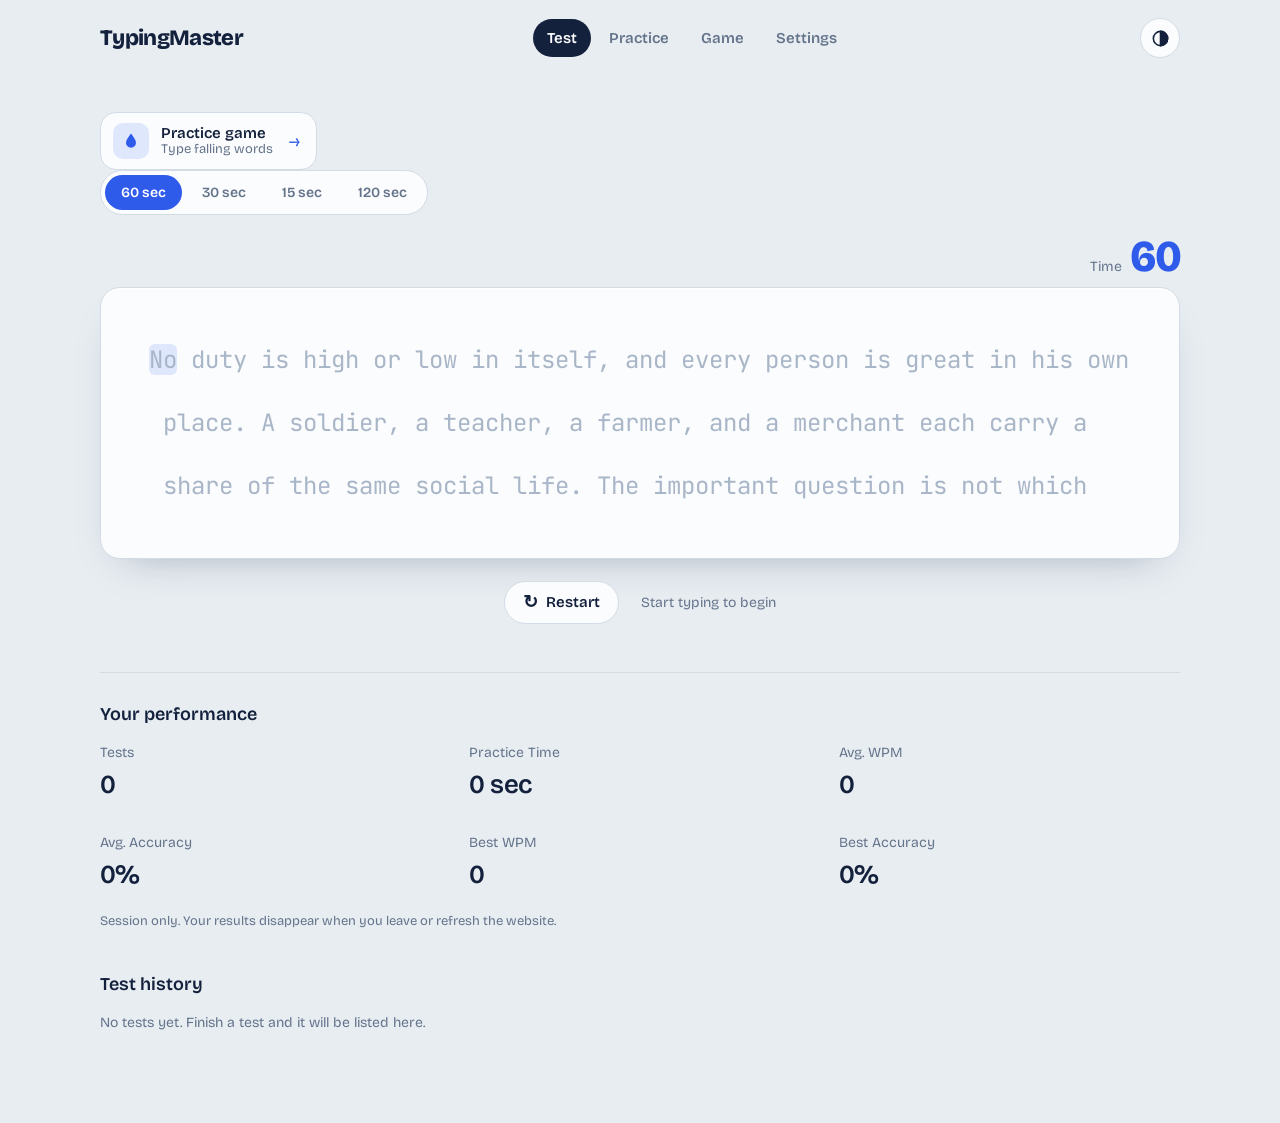
<file: index.html>
<!DOCTYPE html>
<html lang="en">
<head>
  <meta charset="UTF-8">
  <meta name="viewport" content="width=device-width, initial-scale=1.0, viewport-fit=cover">
  <title>TypingMaster</title>
  <link rel="icon" href="favicon.ico" sizes="any">
  <link rel="icon" type="image/png" sizes="32x32" href="favicon-32.png">
  <link rel="icon" type="image/png" sizes="512x512" href="favicon.png">
  <link rel="apple-touch-icon" href="apple-touch-icon.png">
  <link rel="preconnect" href="https://fonts.googleapis.com">
  <link rel="preconnect" href="https://fonts.gstatic.com" crossorigin>
  <link href="https://fonts.googleapis.com/css2?family=Bricolage+Grotesque:opsz,wght@12..96,400;12..96,600;12..96,800&family=JetBrains+Mono:wght@400;500&display=swap" rel="stylesheet">
  <script>try{var t=localStorage.getItem("typingmaster-theme");if(t==="light"||t==="dark"||t==="classic")document.documentElement.setAttribute("data-theme",t)}catch(e){}</script>
  <link rel="stylesheet" href="style.css">
  <link rel="stylesheet" href="game.css">
  <link rel="stylesheet" href="practice.css">
  <link rel="stylesheet" href="ninja.css">
  <link rel="stylesheet" href="theme.css">
</head>
<body>
  <header class="site-header">
    <a class="logo" href="#" data-page="home">TypingMaster</a>

    <nav class="nav" aria-label="Main navigation">
      <button class="nav-link active" data-page="home">Test</button>
      <button class="nav-link" data-page="practice">Practice</button>
      <button class="nav-link" data-page="game">Game</button>
      <button class="nav-link" data-page="settings">Settings</button>
    </nav>

    <div class="header-tools">
      <div class="theme-wrap">
        <button class="theme-button" id="themeButton" type="button" aria-haspopup="true" aria-expanded="false" aria-controls="themeMenu" aria-label="Change theme"></button>
        <div class="theme-menu" id="themeMenu" role="menu" aria-label="Theme" hidden>
          <button class="theme-option" role="menuitemradio" aria-checked="true" data-theme-choice="normal" type="button"><span class="theme-icon" data-icon="normal"></span>Normal<span class="check" aria-hidden="true">&#10003;</span></button>
          <button class="theme-option" role="menuitemradio" aria-checked="false" data-theme-choice="light" type="button"><span class="theme-icon" data-icon="light"></span>Light<span class="check" aria-hidden="true">&#10003;</span></button>
          <button class="theme-option" role="menuitemradio" aria-checked="false" data-theme-choice="classic" type="button"><span class="theme-icon" data-icon="classic"></span>Classic<span class="check" aria-hidden="true">&#10003;</span></button>
          <button class="theme-option" role="menuitemradio" aria-checked="false" data-theme-choice="dark" type="button"><span class="theme-icon" data-icon="dark"></span>Dark<span class="check" aria-hidden="true">&#10003;</span></button>
        </div>
      </div>
      <button class="menu-button" id="menuButton" aria-label="Open menu">☰</button>
    </div>
  </header>

  <main class="container">
    <!-- HOME / TEST -->
    <section class="page active-page" id="home">
      <div class="page-heading">
      
        <button class="game-link" type="button" data-goto="game" aria-label="Open the practice game">
          <span class="game-link-icon" aria-hidden="true"><svg viewBox="0 0 24 24" width="20" height="20"><path d="M12 3c3.500 5 6 8 6 11a6 6 0 0 1-12 0c0-3 2.500-6 6-11z" fill="currentColor"/></svg></span>
          <span class="game-link-text"><strong>Practice game</strong><small>Type falling words</small></span>
          <span class="game-link-arrow" aria-hidden="true">&rarr;</span>
        </button>
      </div>

      <div class="test-settings">
        <button class="setting active">60 sec</button>
        <button class="setting">30 sec</button>
        <button class="setting">15 sec</button>
        <button class="setting">120 sec</button>
      </div>

      <div class="above-test">
        <div class="timer-display">
          <span>Time</span>
          <strong id="timeValue">60</strong>
        </div>
      </div>

      <section class="typing-panel">
        <div
          id="typingSurface"
          class="typing-surface"
          tabindex="0"
          role="textbox"
          aria-label="Typing practice area"
        ></div>

        <input
          id="typingInput"
          class="typing-capture"
          type="text"
          autocomplete="off"
          autocorrect="off"
          autocapitalize="off"
          spellcheck="false"
          aria-hidden="true"
        />
      </section>

      <div class="below-test">
        <div class="below-test-actions">
          <button id="restartButton" class="restart-button" aria-label="Restart test">
            <span class="restart-icon" aria-hidden="true">↻</span>
            <span>Restart</span>
          </button>
          <span id="testStatus" class="test-status">Start typing to begin</span>
        </div>
      </div>

      <section class="test-result" id="testResult" aria-live="polite" hidden>
        <p class="section-title">Test result</p>

        <div class="result-grid">
          <div>
            <span>WPM</span>
            <strong id="wpmValue">--</strong>
          </div>
          <div>
            <span>Accuracy</span>
            <strong id="accuracyValue">--</strong>
          </div>
        </div>
      </section>

      <section class="performance" aria-live="polite">
        <p class="section-title">Your performance</p>

        <div class="performance-grid">
          <div>
            <span>Tests</span>
            <strong id="sessionTests">0</strong>
          </div>
          <div>
            <span>Practice Time</span>
            <strong id="sessionTime">0 min</strong>
          </div>
          <div>
            <span>Avg. WPM</span>
            <strong id="sessionWpm">0</strong>
          </div>
          <div>
            <span>Avg. Accuracy</span>
            <strong id="sessionAccuracy">0%</strong>
          </div>
          <div>
            <span>Best WPM</span>
            <strong id="sessionBestWpm">0</strong>
          </div>
          <div>
            <span>Best Accuracy</span>
            <strong id="sessionBestAccuracy">0%</strong>
          </div>
        </div>

        <p class="session-note">Session only. Your results disappear when you leave or refresh the website.</p>
      </section>

      <section class="history" aria-live="polite">
        <p class="section-title">Test history</p>
        <p class="history-empty" id="historyEmpty">No tests yet. Finish a test and it will be listed here.</p>
        <div class="history-scroll">
          <table class="history-table" id="historyTable" hidden>
            <thead>
              <tr>
                <th>Test</th>
                <th>Finished at</th>
                <th>WPM</th>
                <th>Accuracy</th>
                <th>Test length</th>
              </tr>
            </thead>
            <tbody id="historyBody"></tbody>
          </table>
        </div>
      </section>
    </section>

    <!-- PRACTICE -->
    <section class="page" id="practice">
      <div class="bar">
          <div class="modes" id="pr-modes">
            <button data-t="15">15s</button><button data-t="30">30s</button><button data-t="45">45s</button><button data-t="60" class="on">60s</button><button data-t="120">2 min</button>
            <span class="cust"><input id="pr-cm" type="number" min="0" max="60" value="0" aria-label="Minutes"> min <input id="pr-cs" type="number" min="0" max="59" value="90" aria-label="Seconds"> sec <button id="pr-setc">Set custom</button></span>
          </div>
          <div class="modes" id="pr-lvl"><button data-l="basic">Basics</button><button data-l="mid">Intermediate</button><button data-l="exp">Expert</button></div>
        </div>
        <div id="pr-play">
        <div id="pr-phase"></div>
        <button id="pr-closep" hidden>Close practice</button>
        <div class="stage" id="pr-stage"><div id="pr-track"></div></div>
        <div class="kbrow"><div class="kb" id="pr-kb"></div><div class="live"><div id="pr-time2"></div><div id="pr-wpm2"></div><div id="pr-acc2"></div></div></div>
        <svg class="hands" id="pr-hands" viewBox="0 0 640 200" aria-hidden="true"></svg>
        <div id="pr-fname"></div>
        </div>
        <div class="modes" id="pr-hstyle"><button data-s="outline">Outline</button><button data-s="color">Color</button><button data-s="dots">Dots</button><button data-s="off">Off</button></div>
        <div class="hint" id="pr-hint">Start typing to begin. Press Esc to restart.</div>
      <div id="pr-res"><div class="card"><div class="card">
        <h2 id="pr-rt">Time's up</h2>
        <div class="big"><div><b id="pr-rw">0</b>words per minute</div><div><b id="pr-ra">0</b>accuracy</div></div>
        <p id="pr-rk"></p><div id="pr-chips"></div><br>
        <button id="pr-prac" class="ghost">Practice weak keys</button><button id="pr-again">Try again</button>
      </div></div>
    </section>

    <!-- GAME -->
    <section class="page" id="game" data-game="words">
      <h1 class="sr-only">Typing game</h1>

      <div class="game-picker" role="tablist" aria-label="Choose a game">
        <button class="gp-btn on" type="button" role="tab" aria-selected="true" data-game-pick="words">Word Rain</button>
        <button class="gp-btn" type="button" role="tab" aria-selected="false" data-game-pick="ninja">Keyboard Ninja</button>
      </div>

      <div data-game-view="words" class="wr-hud">
        <div class="wr-hearts" id="wrHearts" aria-label="Lives left"></div>
        <div class="wr-stat"><span>Score</span><strong id="wrScore">0</strong></div>
        <div class="wr-stat"><span>Level</span><strong id="wrLevel">1</strong></div>
        <div class="wr-stat"><span>Combo</span><strong id="wrCombo">0</strong></div>
        <div class="wr-stat"><span>Best</span><strong id="wrBest">0</strong></div>
      </div>

      <div data-game-view="words" class="wr-panel" id="wrPanel" data-scene="autumn">
        <div class="wr-scene" aria-hidden="true">
          <svg data-s="lake" viewBox="0 0 800 500" preserveAspectRatio="xMidYMid slice" xmlns="http://www.w3.org/2000/svg">
      <defs>
        <linearGradient id="wrSky" x1="0" y1="0" x2="0" y2="1"><stop offset="0" stop-color="#8ea9e6"/><stop offset=".55" stop-color="#e6d3ec"/><stop offset="1" stop-color="#ffe7c9"/></linearGradient>
        <linearGradient id="wrLake" x1="0" y1="0" x2="0" y2="1"><stop offset="0" stop-color="#b9cdf0"/><stop offset="1" stop-color="#7e93d6"/></linearGradient>
        <g id="wrPine"><rect x="-3" y="-8" width="6" height="12" fill="#2c3768"/><path d="M0-78L17-40H9L24-8H-24L-9-40H-17Z"/></g>
      </defs>
      <rect width="800" height="320" fill="url(#wrSky)"/>
      <circle cx="560" cy="262" r="150" fill="#fff4d8" opacity=".18"/>
      <circle cx="560" cy="262" r="100" fill="#fff4d8" opacity=".28"/>
      <circle cx="560" cy="262" r="58" fill="#fff6e0"/>
      <g class="cl" fill="#fff" opacity=".85"><path d="M90 110h120a20 20 0 0 0 0-40a30 30 0 0 0-55-8a26 26 0 0 0-65 48z"/></g>
      <g class="cl cl2" fill="#fff" opacity=".7"><path d="M430 80h110a17 17 0 0 0 0-34a26 26 0 0 0-48-6a22 22 0 0 0-62 40z"/></g>
      <path d="M0 305V232L90 172L160 222L250 142L340 217L420 177L520 237L610 162L700 217L800 182V305Z" fill="#c8d1f3"/>
      <path d="M0 315V262L110 202L200 257L300 197L400 262L500 212L620 267L720 217L800 252V315Z" fill="#a5b2e5"/>
      <rect y="300" width="800" height="200" fill="url(#wrLake)"/>
      <g fill="#fff4d8" opacity=".55"><rect x="505" y="312" width="110" height="5" rx="2.5"/><rect x="520" y="328" width="80" height="5" rx="2.5"/><rect x="532" y="344" width="56" height="4" rx="2"/><rect x="542" y="359" width="36" height="4" rx="2"/></g>
      <g fill="#fff" opacity=".28"><rect x="120" y="335" width="90" height="3" rx="1.5"/><rect x="300" y="372" width="120" height="3" rx="1.5"/><rect x="610" y="392" width="80" height="3" rx="1.5"/></g>
      <path d="M0 500V360C80 330 160 350 240 400C280 425 300 470 320 500Z" fill="#5f6cb0"/>
      <path d="M800 500V340C720 330 660 360 600 410C560 445 540 480 530 500Z" fill="#5f6cb0"/>
      <g fill="#3b4783"><use href="#wrPine" x="38" y="378" transform-origin="38 378"/><use href="#wrPine" x="92" y="372" transform="translate(92 372) scale(.85) translate(-92 -372)"/><use href="#wrPine" x="150" y="398" transform="translate(150 398) scale(1.15) translate(-150 -398)"/></g>
      <g fill="#3b4783"><use href="#wrPine" x="765" y="365"/><use href="#wrPine" x="712" y="384" transform="translate(712 384) scale(1.2) translate(-712 -384)"/><use href="#wrPine" x="664" y="404" transform="translate(664 404) scale(.85) translate(-664 -404)"/></g>
      <path d="M0 500V438C90 416 170 446 232 500Z" fill="#434f92"/>
      <path d="M800 500V430C730 420 660 450 610 500Z" fill="#434f92"/>
      <g fill="none" stroke="#5f6cb0" stroke-width="1.8" stroke-linecap="round"><path d="M300 120q6-6 12 0q6-6 12 0"/><path d="M340 100q5-5 10 0q5-5 10 0"/><path d="M260 145q5-5 10 0q5-5 10 0"/></g>
    </svg>
          <svg data-s="autumn" viewBox="0 0 800 500" preserveAspectRatio="xMidYMid slice"></svg>
          <svg data-s="forest" viewBox="0 0 800 500" preserveAspectRatio="xMidYMid slice"></svg>
          <svg data-s="rainy" viewBox="0 0 800 500" preserveAspectRatio="xMidYMid slice"></svg>
          <svg data-s="stormy" viewBox="0 0 800 500" preserveAspectRatio="xMidYMid slice"></svg>
        </div>

        <button class="wr-x" id="wrClose" aria-label="Close game and go back to the typing test" title="Close game">&#10005;</button>

        <div class="wr-overlay" id="wrStart">
          <h2>Ready?</h2>
          <p>Type each falling word before it reaches the red line. Every miss costs a heart.</p>
          <div class="wr-options" id="wrOptions">
            <div class="wr-choice">Lives:
              <button class="wr-btn ghost" data-wr-lives="3">3</button>
              <button class="wr-btn ghost on" data-wr-lives="5">5</button>
            </div>
            <div class="wr-choice">Scene:
              <button class="wr-btn ghost on" data-wr-scene="autumn">Autumn</button>
              <button class="wr-btn ghost" data-wr-scene="forest">Forest</button>
              <button class="wr-btn ghost" data-wr-scene="lake">Lake</button>
              <button class="wr-btn ghost" data-wr-scene="rainy">Rainy</button>
              <button class="wr-btn ghost" data-wr-scene="stormy">Stormy</button>
            </div>
          </div>
          <button class="wr-btn" id="wrStartBtn">Start game</button>
        </div>

        <div class="wr-overlay hidden" id="wrPauseScreen">
          <h2>Paused</h2>
          <button class="wr-btn" id="wrResume">Resume</button>
        </div>

        <div class="wr-overlay hidden" id="wrOver">
          <h2>Game over</h2>
          <p id="wrSummary"></p>
          <button class="wr-btn" id="wrAgain">Play again</button>
        </div>
      </div>

      <div data-game-view="words" class="wr-bar">
        <input id="wrInput" class="wr-input" type="text" autocomplete="off" autocapitalize="off" autocorrect="off" spellcheck="false" placeholder="Type the falling words here  ·  Esc to pause" aria-label="Type the falling words">
        <button class="restart-button" id="wrPause" type="button">Pause</button>
      </div>

      <div class="nj-wrap" data-game-view="ninja">
        <div class="nj-stage"><canvas id="njCanvas" width="900" height="500" aria-label="Keyboard Ninja game"></canvas></div>
        <p class="nj-hint">Type the letter on each fruit to slice it. Typing a bomb's letter costs a life. Miss 3 fruits and it's over.</p>
      </div>
    </section>

    <!-- SETTINGS -->
    <section class="page" id="settings">
      <h1>Settings</h1>
      <p class="muted">Interface and typing preferences will be added here.</p>
    </section>
  </main>

  <script src="passages.js"></script>
  <script src="script.js"></script>
  <script src="game.js"></script>
  <script src="practice.js"></script>
  <script src="ninja.js"></script>
  <script src="theme.js"></script>
</body>
</html>
</file>
<file: style.css>
:root {
  --bg: #e8edf2;
  --surface: #fbfcfd;
  --ink: #14213d;
  --muted: #64748b;
  --line: #d3dbe5;
  --accent: #2f5bea;
  --accent-soft: #dfe7fd;
  --error: #d6336c;
  --untyped: #a9b6c8;
  --ui: "Bricolage Grotesque", system-ui, -apple-system, "Segoe UI", sans-serif;
  --mono: "JetBrains Mono", "SFMono-Regular", Consolas, "Liberation Mono", monospace;
}
* { box-sizing: border-box; }
body {
  margin: 0;
  background: var(--bg);
  color: var(--ink);
  font-family: var(--ui);
  line-height: 1.5;
}
button { font: inherit; color: inherit; }
:focus-visible { outline: 2px solid var(--accent); outline-offset: 3px; border-radius: 6px; }

/* Header */
.site-header {
  width: min(1080px, calc(100% - 40px));
  margin: 0 auto;
  min-height: 76px;
  display: flex;
  align-items: center;
  justify-content: space-between;
}
.logo {
  color: var(--ink);
  text-decoration: none;
  font-size: 22px;
  font-weight: 800;
  letter-spacing: -0.03em;
}
.nav { display: flex; gap: 4px; }
.nav-link, .menu-button, .setting { border: 0; background: transparent; cursor: pointer; }
.nav-link {
  padding: 8px 14px;
  font-size: 15px;
  font-weight: 600;
  color: var(--muted);
  border-radius: 999px;
}
.nav-link:hover { color: var(--ink); }
.nav-link.active { background: var(--ink); color: var(--surface); }
.menu-button { display: none; font-size: 22px; padding: 6px 10px; }

/* Layout */
.container { width: min(1080px, calc(100% - 40px)); margin: 0 auto; padding: 32px 0 90px; }
.page { display: none; }
.page.active-page { display: block; }
h1 {
  margin: 0 0 20px;
  font-size: clamp(30px, 4.5vw, 46px);
  font-weight: 800;
  letter-spacing: -0.04em;
  line-height: 1.05;
}
.muted { color: var(--muted); max-width: 60ch; }
.section-title { margin: 0 0 14px; font-size: 18px; font-weight: 600; }

/* Duration picker */
.test-settings {
  display: inline-flex;
  gap: 4px;
  padding: 4px;
  margin-bottom: 20px;
  background: var(--surface);
  border: 1px solid var(--line);
  border-radius: 999px;
}
.setting { padding: 7px 16px; font-size: 14px; font-weight: 600; color: var(--muted); border-radius: 999px; }
.setting:hover { color: var(--ink); }
.setting.active { background: var(--accent); color: #fff; }

/* Timer */
.above-test { display: flex; justify-content: flex-end; margin-bottom: 8px; }
.timer-display { display: flex; align-items: baseline; gap: 8px; color: var(--muted); font-size: 14px; }
.timer-display strong {
  font-size: 44px;
  font-weight: 800;
  letter-spacing: -0.04em;
  color: var(--accent);
  font-variant-numeric: tabular-nums;
  line-height: 1;
}

/* Typing sheet: the one memorable element */
.typing-panel {
  background: var(--surface);
  border: 1px solid var(--line);
  border-radius: 20px;
  padding: 40px 48px;
  box-shadow: 0 1px 0 #fff inset, 0 18px 40px -24px rgba(20, 33, 61, 0.35);
}
.typing-surface {
  height: 190px;
  overflow: hidden;
  font-family: var(--mono);
  font-size: 24px;
  line-height: 63px;
  letter-spacing: 0;
  outline: none;
  cursor: text;
  user-select: none;
}
.typing-word { display: inline; color: var(--untyped); border-radius: 6px; }
.typing-word.current { background: var(--accent-soft); box-decoration-break: clone; -webkit-box-decoration-break: clone; }
.typing-char { color: var(--untyped); }
.typing-char.correct { color: var(--ink); }
.typing-char.incorrect, .typing-char.extra { color: var(--error); }
.typing-char.current { box-shadow: -2px 0 0 var(--accent); }
.typing-space { white-space: pre; }
.typing-surface.test-finished { opacity: 0.55; }
.typing-capture { position: absolute; width: 1px; height: 1px; opacity: 0; pointer-events: none; left: -9999px; }

/* Controls under the sheet */
.below-test { display: flex; justify-content: center; margin-top: 22px; }
.below-test-actions { display: flex; align-items: center; gap: 22px; }
.restart-button {
  display: inline-flex;
  align-items: center;
  gap: 8px;
  padding: 9px 18px;
  font-size: 15px;
  font-weight: 600;
  background: var(--surface);
  border: 1px solid var(--line);
  border-radius: 999px;
  cursor: pointer;
}
.restart-button:hover { border-color: var(--ink); }
.restart-icon { font-family: Arial, sans-serif; font-size: 18px; line-height: 1; }
.test-status { color: var(--muted); font-size: 14px; }

/* Results and stats */
.test-result { margin-top: 28px; padding: 28px 32px; background: var(--ink); color: var(--surface); border-radius: 20px; }
.test-result[hidden] { display: none; }
.result-grid { display: grid; grid-template-columns: repeat(2, minmax(120px, 220px)); gap: 40px; }
.result-grid strong { font-size: 56px; font-weight: 800; letter-spacing: -0.04em; line-height: 1.1; }
.result-grid span { color: #9db0cf; }
.result-grid div, .performance-grid div { display: flex; flex-direction: column; gap: 2px; }
.performance { margin-top: 48px; padding-top: 28px; border-top: 1px solid var(--line); }
.performance-grid { display: grid; grid-template-columns: repeat(3, minmax(0, 1fr)); gap: 28px; margin-bottom: 18px; }
.performance-grid span { font-size: 14px; color: var(--muted); }
.performance-grid strong { font-size: 26px; font-weight: 600; letter-spacing: -0.02em; font-variant-numeric: tabular-nums; }
.session-note { margin: 0; color: var(--muted); font-size: 13px; }

/* Test history */
.history { margin-top: 40px; }
.history-empty { margin: 0; color: var(--muted); font-size: 14px; }
.history-scroll { overflow-x: auto; }
.history-table {
  width: 100%;
  border-collapse: collapse;
  background: var(--surface);
  border: 1px solid var(--line);
  border-radius: 16px;
  font-variant-numeric: tabular-nums;
  font-size: 15px;
}
.history-table[hidden] { display: none; }
.history-table th, .history-table td { padding: 12px 18px; text-align: left; white-space: nowrap; }
.history-table th { font-size: 13px; font-weight: 600; color: var(--muted); border-bottom: 1px solid var(--line); }
.history-table td + td, .history-table th + th { text-align: right; }
.history-table td:first-child { font-weight: 600; }
.history-table tbody tr + tr td { border-top: 1px solid var(--line); }

/* Placeholder pages */
.simple-list { margin-top: 28px; max-width: 520px; background: var(--surface); border: 1px solid var(--line); border-radius: 16px; overflow: hidden; }
.simple-list div { padding: 16px 20px; }
.simple-list div + div { border-top: 1px solid var(--line); }

@media (max-width: 700px) {
  .site-header, .container { width: calc(100% - 28px); }
  .nav {
    display: none;
    position: absolute;
    top: 68px; left: 14px; right: 14px;
    flex-direction: column;
    padding: 8px;
    background: var(--surface);
    border: 1px solid var(--line);
    border-radius: 16px;
    z-index: 10;
  }
  .nav.open { display: flex; }
  .nav-link { text-align: left; padding: 12px 14px; }
  .menu-button { display: block; }
  .test-settings { display: flex; }
  .setting { flex: 1; padding: 8px 4px; }
  .typing-panel { padding: 22px 20px; border-radius: 16px; }
  .typing-surface { height: 138px; font-size: 17px; line-height: 46px; }
  .timer-display strong { font-size: 36px; }
  .below-test-actions { flex-direction: column; gap: 10px; }
  .test-result { padding: 22px; }
  .result-grid strong { font-size: 44px; }
  .performance-grid { grid-template-columns: 1fr 1fr; gap: 22px 18px; }
}
</file>
<file: game.css>
/* Typing game page — everything is scoped to #game so the rest of the site is untouched. */
.wr-hud { display: flex; align-items: center; justify-content: space-between; gap: 16px; flex-wrap: wrap; margin: 24px 0 14px; padding: 14px 22px; background: var(--surface); border: 1px solid var(--line); border-radius: 16px; }
.wr-hearts { display: flex; gap: 4px; font-size: 26px; line-height: 1; color: var(--error); }
.wr-heart { transition: transform .2s, opacity .2s; }
.wr-heart.lost { opacity: .2; transform: scale(.7); filter: grayscale(1); }
.wr-stat { display: flex; flex-direction: column; }
.wr-stat span { font-size: 14px; color: var(--muted); }
.wr-stat strong { font-size: 26px; font-weight: 600; letter-spacing: -0.02em; font-variant-numeric: tabular-nums; line-height: 1.2; }

/* Game panel: dark scene with light text, whatever the site theme */
.wr-panel { --wr-text: #f1f2fc; --wr-muted: #aab1d8; --wr-gold: #ffd7a3; --wr-rose: #ff92a5; --pill: rgba(38,44,92,.6); --veil: rgba(38,44,92,.55);
  position: relative; height: clamp(440px, 64vh, 720px); overflow: hidden; border-radius: 20px; border: 1px solid var(--line); background: #2a2f60; color: var(--wr-text); box-shadow: 0 18px 40px -24px rgba(20,33,61,.45); }
.wr-panel[data-scene=autumn] { --pill: rgba(80,40,10,.62); --veil: rgba(80,40,10,.5); }
.wr-panel[data-scene=forest] { --pill: rgba(2,58,38,.68); --veil: rgba(2,58,38,.5); }
.wr-panel[data-scene=rainy] { --pill: rgba(40,55,70,.68); --veil: rgba(40,55,70,.5); }
.wr-panel[data-scene=stormy] { --pill: rgba(10,14,28,.72); --veil: rgba(10,14,28,.55); }
.wr-panel::after { content: ""; position: absolute; left: 0; right: 0; bottom: 0; height: 5px; z-index: 3; background: var(--wr-rose); box-shadow: 0 0 14px 3px rgba(255,146,165,.55); opacity: .8; }
.wr-panel.hit { animation: wr-hit .3s; }
@keyframes wr-hit { 0%, 100% { box-shadow: none; } 50% { box-shadow: inset 0 -40px 40px -20px rgba(255,146,165,.5); } }

/* scenes */
.wr-scene { position: absolute; inset: 0; z-index: 0; pointer-events: none; }
.wr-scene svg { width: 100%; height: 100%; display: none; }
.wr-panel[data-scene=lake] svg[data-s=lake], .wr-panel[data-scene=autumn] svg[data-s=autumn], .wr-panel[data-scene=forest] svg[data-s=forest],
.wr-panel[data-scene=rainy] svg[data-s=rainy], .wr-panel[data-scene=stormy] svg[data-s=stormy] { display: block; }
.wr-scene .cl { animation: wr-cl 70s ease-in-out infinite alternate; }
.wr-scene .cl2 { animation-duration: 100s; animation-direction: alternate-reverse; }
@keyframes wr-cl { to { transform: translateX(70px); } }
.wr-scene .lf { animation: wr-fall linear infinite; }
@keyframes wr-fall { from { transform: translate(var(--x), -20px) rotate(0); } to { transform: translate(calc(var(--x) + 70px), 520px) rotate(300deg); } }
.wr-scene .dr { animation: wr-drop linear infinite; }
@keyframes wr-drop { from { transform: translate(var(--x), -30px); } to { transform: translate(calc(var(--x) - var(--s)), 540px); } }
.wr-scene .rp { transform-box: fill-box; transform-origin: center; animation: wr-rip 1.8s ease-out infinite; }
@keyframes wr-rip { from { transform: scale(.2); opacity: .8; } to { transform: scale(1.5); opacity: 0; } }
.wr-scene .bolt, .wr-scene .fl { opacity: 0; animation-iteration-count: infinite; }
.wr-scene .bolt { animation-name: wr-bolt; } .wr-scene .fl { animation-name: wr-flash; }
@keyframes wr-bolt { 0%, 88%, 100% { opacity: 0; } 90% { opacity: 1; } 91% { opacity: .1; } 93% { opacity: .95; } 96% { opacity: 0; } }
@keyframes wr-flash { 0%, 88%, 100% { opacity: 0; } 90% { opacity: .4; } 91% { opacity: .05; } 93% { opacity: .35; } 96% { opacity: 0; } }
.wr-scene .sw { transform-box: fill-box; transform-origin: 50% 100%; animation: wr-sway 2.6s ease-in-out infinite alternate; }
@keyframes wr-sway { from { transform: rotate(-2deg); } to { transform: rotate(2.5deg); } }

/* falling words */
.wr-word { position: absolute; z-index: 2; top: 0; left: 0; padding: 4px 13px; border-radius: 999px; background: var(--pill); backdrop-filter: blur(3px); border: 1.5px solid rgba(225,228,255,.35); font-family: var(--mono); font-size: 18px; font-weight: 500; white-space: nowrap; will-change: transform; color: var(--wr-text); text-shadow: 0 1px 6px rgba(0,0,0,.6); }
.wr-word.target { border-color: var(--wr-gold); box-shadow: 0 0 16px rgba(255,215,163,.5); }
.wr-word .done { color: var(--wr-gold); }
.wr-pop { position: absolute; z-index: 3; color: #b4e8d0; font-weight: 800; pointer-events: none; animation: wr-up .7s forwards; }
@keyframes wr-up { to { transform: translateY(-30px); opacity: 0; } }

/* overlays and buttons inside the panel */
.wr-overlay { position: absolute; inset: 0; z-index: 5; display: flex; flex-direction: column; align-items: center; justify-content: center; gap: 14px; padding: 24px; text-align: center; overflow-y: auto; background: var(--veil); backdrop-filter: blur(4px); }
.wr-overlay h2 { margin: 0; font-size: clamp(28px, 4vw, 40px); font-weight: 800; letter-spacing: -0.04em; line-height: 1.05; }
.wr-overlay p { margin: 0; max-width: 420px; color: var(--wr-muted); }
.wr-options { display: flex; flex-direction: column; align-items: center; gap: 14px; }
.wr-choice { display: flex; flex-wrap: wrap; justify-content: center; align-items: center; gap: 8px; color: var(--wr-muted); }
.wr-btn { border: 0; cursor: pointer; padding: 11px 22px; border-radius: 999px; font-weight: 600; background: var(--wr-gold); color: #2a2f5e; }
.wr-btn:hover { filter: brightness(1.05); }
.wr-btn.ghost { padding: 8px 15px; background: transparent; color: var(--wr-text); border: 2px solid rgba(225,228,255,.35); }
.wr-btn.ghost.on { background: var(--wr-text); color: #232a4d; border-color: var(--wr-text); }
.wr-x { position: absolute; top: 10px; right: 10px; z-index: 6; width: 36px; height: 36px; padding: 0; border-radius: 50%; border: 1.5px solid rgba(255,255,255,.35); background: rgba(255,255,255,.16); color: var(--wr-text); font-size: 16px; line-height: 1; cursor: pointer; backdrop-filter: blur(4px); }
.wr-x:hover { background: rgba(255,255,255,.3); }
.wr-panel :focus-visible { outline: 2px solid var(--wr-gold); }
.hidden { display: none !important; }

/* typing bar under the panel */
.wr-bar { display: flex; gap: 10px; margin-top: 14px; }
.wr-input { flex: 1; min-width: 0; padding: 12px 18px; font-family: var(--mono); font-size: 20px; color: var(--ink); background: var(--surface); border: 1px solid var(--line); border-radius: 14px; outline: none; }
.wr-input:focus { border-color: var(--accent); box-shadow: 0 0 0 3px var(--accent-soft); }
.wr-input.bad, .wr-input.bad:focus { border-color: var(--error); box-shadow: 0 0 0 3px rgba(214,51,108,.14); }
.wr-note { margin: 14px 0 0; }

@media (max-width: 700px) {
  .wr-hud { padding: 12px 14px; gap: 12px; margin-top: 18px; }
  .wr-stat strong { font-size: 20px; }
  .wr-hearts { font-size: 22px; }
  .wr-panel { height: min(62vh, 540px); border-radius: 16px; }
  .wr-word { font-size: 16px; }
  .wr-input { font-size: 17px; }
}
@media (prefers-reduced-motion: reduce) { .wr-panel *, .wr-panel { animation: none !important; transition: none !important; } }

/* "Practice game" shortcut on the Test page (right side of the heading) */
.page-heading { display: flex; align-items: flex-start; justify-content: space-between; gap: 16px; flex-wrap: wrap; }
.game-link { display: inline-flex; align-items: center; gap: 12px; margin-top: 4px; padding: 10px 16px 10px 12px; background: var(--surface); border: 1px solid var(--line); border-radius: 16px; cursor: pointer; text-align: left; transition: border-color .15s, transform .15s, box-shadow .15s; }
.game-link:hover { border-color: var(--accent); transform: translateY(-1px); box-shadow: 0 10px 22px -14px rgba(47,91,234,.55); }
.game-link-icon { display: grid; place-items: center; width: 36px; height: 36px; border-radius: 10px; background: var(--accent-soft); color: var(--accent); }
.game-link-text { display: flex; flex-direction: column; line-height: 1.2; }
.game-link-text strong { font-size: 15px; font-weight: 600; }
.game-link-text small { font-size: 13px; color: var(--muted); }
.game-link-arrow { margin-left: 4px; color: var(--accent); font-size: 18px; transition: transform .15s; }
.game-link:hover .game-link-arrow { transform: translateX(3px); }
@media (max-width: 700px) { .game-link { width: 100%; margin: 0 0 18px; } .game-link-arrow { margin-left: auto; } }

/* ---- Game page fits the screen: no scrolling, wide, centred, minimal text ---- */
.sr-only { position: absolute; width: 1px; height: 1px; margin: -1px; padding: 0; overflow: hidden; clip: rect(0 0 0 0); white-space: nowrap; border: 0; }
body.game-mode { display: flex; flex-direction: column; height: 100vh; height: 100dvh; overflow: hidden; }
body.game-mode .site-header { flex: none; width: min(1280px, calc(100% - 32px)); min-height: 60px; }
body.game-mode .container { flex: 1; min-height: 0; display: flex; flex-direction: column; width: min(1280px, calc(100% - 32px)); padding: 0 0 16px; }
body.game-mode #game.active-page { display: flex; flex-direction: column; flex: 1; min-height: 0; }
body.game-mode .wr-hud { flex: none; margin: 0 0 10px; padding: 8px 18px; gap: 12px; border-radius: 14px; }
body.game-mode .wr-hearts { font-size: 22px; }
body.game-mode .wr-stat { flex-direction: row; align-items: baseline; gap: 7px; }
body.game-mode .wr-stat span { font-size: 13px; }
body.game-mode .wr-stat strong { font-size: 20px; }
body.game-mode .wr-panel { flex: 1; height: auto; min-height: 200px; }
body.game-mode .wr-bar { flex: none; margin-top: 10px; }
body.game-mode .wr-input { padding: 10px 16px; }
@media (max-width: 700px) {
  body.game-mode .site-header, body.game-mode .container { width: calc(100% - 20px); }
  body.game-mode .wr-hud { padding: 6px 12px; gap: 6px 12px; }
  body.game-mode .wr-stat strong { font-size: 17px; }
  body.game-mode .wr-hearts { font-size: 19px; }
}
@media (max-height: 420px) { body.game-mode { height: auto; min-height: 100vh; overflow: auto; } body.game-mode .wr-panel { min-height: 240px; } }
</file>
<file: practice.css>
/* Practice page. Everything is scoped to #practice and borrows the site's theme colours (Normal / Light / Dark). */
#practice{--dim:var(--muted);--key:var(--surface);--acc:var(--accent);--bad:var(--error);--ok:var(--ink)}
#practice h1{margin-bottom:16px}
#practice .bar{display:flex;justify-content:space-between;align-items:center;gap:12px;flex-wrap:wrap}
#practice .modes button{font:inherit;background:none;border:1px solid var(--line);color:var(--dim);padding:6px 14px;border-radius:6px;cursor:pointer;margin-right:6px}
#practice .modes button.on{color:#fff;background:var(--acc);border-color:var(--acc)}
#practice .cust{display:inline-flex;align-items:center;gap:6px;color:var(--dim);margin-top:6px}
#practice .cust input{width:58px;font:inherit;padding:5px 6px;border:1px solid var(--line);border-radius:6px;background:var(--key);color:var(--ink)}
#practice .cust button{margin:0 0 0 4px!important}
#practice .stats{display:flex;gap:22px;font-variant-numeric:tabular-nums;color:var(--dim)}
#practice .stats b{color:var(--ink);font-size:1.5rem;font-weight:600;margin-right:4px}
#practice #time b{color:var(--acc)}
#practice .stage{position:relative;overflow:hidden;margin:16px 0 40px;height:110px;border-bottom:1px solid var(--line);
-webkit-mask-image:linear-gradient(90deg,transparent,#000 12%,#000 88%,transparent);mask-image:linear-gradient(90deg,transparent,#000 12%,#000 88%,transparent)}
#practice .stage::before{content:"";position:absolute;left:50%;top:6px;bottom:6px;width:0;border-left:0}
#practice #pr-track{position:absolute;left:0;top:0;white-space:nowrap;transition:transform .18s ease-out;font-family:var(--mono);font-size:clamp(1.6rem,4.5vw,2.8rem);line-height:100px}
#practice .w{display:inline-block;margin:0 .6em;opacity:.22;transition:opacity .18s,transform .18s;transform-origin:center bottom}
#practice .w.n1, #practice .w.n2{opacity:.8}
#practice .w.cur{opacity:1;transform:scale(1.08)}
#practice .w.done{opacity:.18}
#practice .w.done.bad{color:var(--bad)}
#practice .w .c{color:var(--dim);position:relative}
#practice .w.cur .c{color:var(--dim)}
#practice .w .c.ok{color:var(--ok)}
#practice .w .c.no{color:var(--bad)}
#practice .w.cur .c.at::after{content:"";position:absolute;left:0;right:0;bottom:6px;height:3px;background:var(--acc);border-radius:2px;animation:pr-bl 1s steps(2) infinite}
@keyframes pr-bl{50%{opacity:.2}}
@media (prefers-reduced-motion:reduce){
#practice #pr-track, #practice .w{transition:none}
#practice .w .c.at::after{animation:none}
}
#practice .kb{display:flex;flex-direction:column;align-items:center;gap:6px;user-select:none}
#practice .row{display:flex;gap:6px}
#practice .k{width:clamp(26px,7vw,54px);height:clamp(30px,8vw,54px);display:flex;align-items:center;justify-content:center;border:1px solid var(--line);border-radius:7px;background:var(--key);color:var(--dim);font-size:clamp(.8rem,2.4vw,1.2rem);text-transform:uppercase;transition:background .1s}
#practice .k.space{width:clamp(140px,40vw,330px)}
#practice .k.hit{background:var(--f);color:#fff;border-color:var(--f);box-shadow:0 0 0 3px color-mix(in srgb,var(--f) 30%,transparent)}
#practice .k.press{transform:translateY(2px)}
#practice .hands{display:block;width:min(100%,520px);margin:14px auto 0;overflow:visible}
#practice .hands .pm{fill:var(--key);stroke:var(--dim);stroke-width:2.5}
#practice .hands .fg path, #practice .hands .fg circle{fill:var(--key);stroke:var(--dim);stroke-width:2.5;transition:transform .12s,fill .12s,stroke .12s}
#practice .hands .fg.on path, #practice .hands .fg.on circle{fill:color-mix(in srgb,var(--f) 28%,var(--key));stroke:var(--f);stroke-width:4;transform:translateY(-14px)}
#practice .hands.color .fg path{fill:color-mix(in srgb,var(--f) 20%,var(--key));stroke:color-mix(in srgb,var(--f) 55%,var(--dim))}
#practice .hands.color .fg.on path, #practice .hands.dots .fg.on circle{fill:var(--f);stroke:var(--f)}
#practice #pr-fname{text-align:center;color:var(--dim);height:1.4em;margin-top:6px}
#practice #pr-hstyle{text-align:center;margin-top:12px}
#practice .chip{display:inline-block;margin:4px;padding:6px 12px;border-radius:8px;background:var(--f);color:#fff;font-weight:600}
#practice .chip small{font-weight:400;opacity:.85}
#practice .card button.ghost{background:none;color:var(--acc);border:1px solid var(--acc);margin-right:8px}
#practice #pr-closep{display:block;margin:6px auto 0;font:inherit;background:none;border:1px solid var(--line);color:var(--dim);padding:4px 12px;border-radius:6px;cursor:pointer}
#practice #pr-closep[hidden]{display:none}
#practice #pr-lvl{margin-top:16px;text-align:center}
#practice #lvd{color:var(--dim);font-size:.9rem;margin-top:4px}
#practice #pr-phase{text-align:center;color:var(--acc);height:1.4em;margin-top:22px}
#practice .kbrow{display:flex;align-items:center;justify-content:center;gap:32px;flex-wrap:wrap}
#practice .live{display:flex;flex-direction:row;align-items:baseline;gap:20px;color:var(--dim);font-variant-numeric:tabular-nums}
#practice .live b{color:var(--ink);font-size:1.7rem;font-weight:600;margin-right:5px}
#practice #pr-time2 b{color:var(--acc)}
#practice .hint{text-align:center;color:var(--dim);margin-top:20px;font-size:.9rem}
#practice #pr-res{z-index:30;position:fixed;inset:0;background:color-mix(in srgb,var(--bg) 90%,transparent);display:none;align-items:center;justify-content:center;padding:20px}
#practice #pr-res.show{display:flex}
#practice .card{background:var(--key);border:1px solid var(--line);border-radius:12px;padding:28px;max-width:420px;width:100%;text-align:center}
#practice .card h2{margin:0 0 16px;font-weight:600}
#practice .big{display:flex;justify-content:space-around;margin-bottom:16px}
#practice .big div{font-size:.9rem;color:var(--dim)}
#practice .big b{display:block;font-size:2.4rem;color:var(--ink);font-weight:600}
#practice .card p{color:var(--dim);margin:8px 0 20px}
#practice .card button{font:inherit;background:var(--acc);color:#fff;border:0;border-radius:8px;padding:10px 22px;cursor:pointer}
#practice .bar{justify-content:flex-start;gap:12px 32px}
#practice #pr-lvl{margin-top:0;text-align:left}
</file>
<file: ninja.css>
/* Game picker + Keyboard Ninja view (Game page). */
.game-picker{display:inline-flex;gap:4px;padding:4px;margin:0 0 14px;background:var(--surface);border:1px solid var(--line);border-radius:999px;align-self:flex-start}
.gp-btn{border:0;background:transparent;cursor:pointer;padding:7px 16px;font-size:14px;font-weight:600;color:var(--muted);border-radius:999px}
.gp-btn:hover{color:var(--ink)}
.gp-btn.on{background:var(--accent);color:#fff}
body.game-mode .game-picker{flex:none;margin:0 0 10px}

#game[data-game="ninja"] [data-game-view="words"],
#game[data-game="words"] [data-game-view="ninja"]{display:none!important}

.nj-wrap{display:flex;flex-direction:column;align-items:center;gap:8px;flex:1;min-height:0}
.nj-stage{flex:1;min-height:0;width:100%;display:flex;align-items:center;justify-content:center;container-type:size}
#njCanvas{width:min(100cqw,180cqh);height:auto;aspect-ratio:900/500;border-radius:14px;box-shadow:0 18px 40px -24px rgba(20,33,61,.55);display:block}
.nj-hint{flex:none;margin:0;font-size:13px;color:var(--muted);text-align:center}
@media (max-width:700px){.game-picker{display:flex;align-self:stretch}.gp-btn{flex:1;padding:8px 4px}.nj-hint{font-size:12px}}
</file>
<file: theme.css>
/* Themes: Normal (the site's default look), Light and Dark. Only colour tokens change. */
:root { color-scheme: light; --result-bg: #14213d; --result-ink: #fbfcfd; --result-sub: #9db0cf; }
:root[data-theme="light"] {
  --bg: #ffffff; --surface: #f5f7fa; --ink: #101828; --muted: #667085; --line: #e4e7ec;
  --accent: #2f5bea; --accent-soft: #e6ecff; --untyped: #b8c1d0;
  --result-bg: #101828; --result-ink: #ffffff; --result-sub: #9aa6bd;
}
/* Classic: the original practice-page look (soft grey page, white keys, blue accent) */
:root[data-theme="classic"] {
  --bg: #fafafa; --surface: #ffffff; --ink: #2b2f36; --muted: #9aa0a8; --line: #d9dce1;
  --accent: #4a90e2; --accent-soft: #e3eefb; --error: #d64545; --untyped: #b4bac3;
  --result-bg: #2b2f36; --result-ink: #ffffff; --result-sub: #aab1bc;
}
:root[data-theme="dark"] {
  color-scheme: dark;
  --bg: #0e1424; --surface: #161e33; --ink: #e8edf7; --muted: #93a1ba; --line: #26314d;
  --accent: #5f81f5; --accent-soft: #222f57; --error: #ff6b94; --untyped: #4b5a78;
  --result-bg: #1f2c52; --result-ink: #f2f5fb; --result-sub: #9db0cf;
}
.test-result { background: var(--result-bg); color: var(--result-ink); }
.result-grid span { color: var(--result-sub); }
:root[data-theme="dark"] .typing-panel { box-shadow: 0 18px 40px -24px rgba(0, 0, 0, .7); }
body, .typing-panel, .test-settings, .restart-button, .history-table, .simple-list { transition: background-color .25s, border-color .25s, color .25s; }

/* Theme switcher */
.header-tools { display: flex; align-items: center; gap: 6px; }
.theme-wrap { position: relative; }
.theme-button { width: 40px; height: 40px; display: grid; place-items: center; padding: 0; background: var(--surface); color: var(--ink); border: 1px solid var(--line); border-radius: 999px; cursor: pointer; }
.theme-button:hover { border-color: var(--ink); }
.theme-button svg, .theme-icon svg { width: 19px; height: 19px; fill: none; stroke: currentColor; stroke-width: 2; stroke-linecap: round; stroke-linejoin: round; }
.theme-menu { position: absolute; right: 0; top: calc(100% + 8px); z-index: 20; min-width: 172px; padding: 6px; background: var(--surface); border: 1px solid var(--line); border-radius: 14px; box-shadow: 0 18px 40px -18px rgba(20, 33, 61, .5); }
.theme-menu[hidden] { display: none; }
.theme-option { display: flex; align-items: center; gap: 10px; width: 100%; padding: 9px 12px; background: transparent; border: 0; border-radius: 10px; font-size: 15px; font-weight: 600; color: var(--muted); text-align: left; cursor: pointer; }
.theme-option:hover { background: var(--accent-soft); color: var(--ink); }
.theme-option[aria-checked="true"] { color: var(--ink); }
.theme-option .check { margin-left: auto; color: var(--accent); opacity: 0; }
.theme-option[aria-checked="true"] .check { opacity: 1; }
.theme-icon { display: grid; place-items: center; }
</file>
